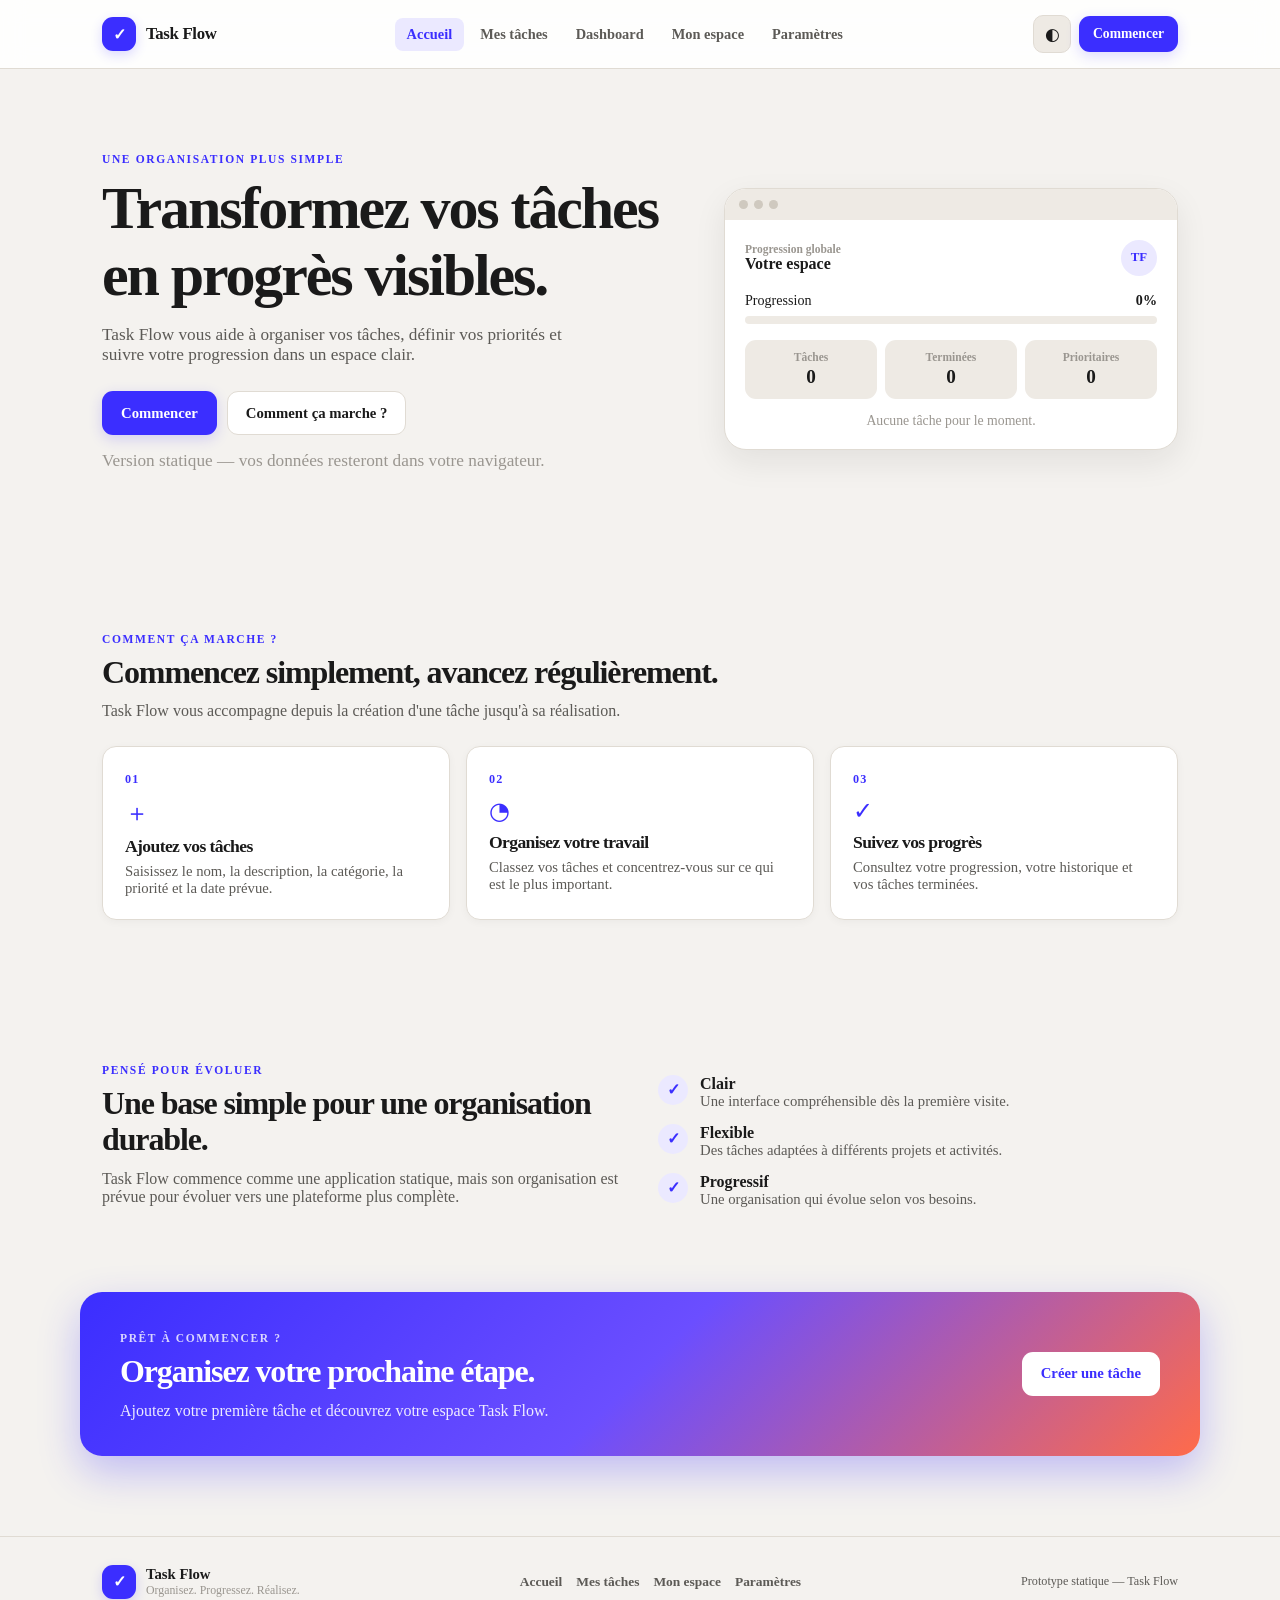
<file: index.html>
<!DOCTYPE html>
<html lang="fr" data-theme="light">
<head>
  <meta charset="UTF-8">
  <meta name="viewport" content="width=device-width, initial-scale=1.0">
  <meta name="theme-color" content="#6366f1">
  <title>Task Flow — Organisez vos tâches simplement</title>
  <meta name="description" content="Task Flow est une application statique de gestion des tâches.">
  <link rel="icon" type="image/svg+xml" href="favicon.svg">
  <link rel="stylesheet" href="style.css">
</head>
<body>
  <header class="site-header">
    <div class="container header-content">
      <a class="brand" href="index.html" aria-label="Task Flow, accueil">
        <span class="brand-mark" aria-hidden="true">✓</span>
        <span class="brand-name">Task Flow</span>
      </a>
      <nav class="main-nav" id="mainNav" aria-label="Navigation principale">
        <a class="active" href="index.html">Accueil</a>
        <a href="tasks.html">Mes tâches</a>
        <a href="dashboard.html">Dashboard</a>
        <a href="account.html">Mon espace</a>
        <a href="settings.html">Paramètres</a>
      </nav>
      <div class="header-actions">
        <button class="icon-button" id="themeButton" type="button" aria-label="Activer le thème sombre" title="Changer le thème">◐</button>
        <a class="button button-primary button-small" href="tasks.html">Commencer</a>
      </div>
      <button class="mobile-menu-button" id="mobileMenuButton" type="button" aria-label="Ouvrir le menu" aria-controls="mainNav" aria-expanded="false">☰</button>
    </div>
  </header>

  <main>
    <section class="hero-section">
      <div class="container hero-grid">
        <div class="hero-content">
          <span class="eyebrow">Une organisation plus simple</span>
          <h1>Transformez vos tâches en progrès visibles.</h1>
          <p>Task Flow vous aide à organiser vos tâches, définir vos priorités et suivre votre progression dans un espace clair.</p>
          <div class="hero-actions">
            <a class="button button-primary" href="tasks.html">Commencer</a>
            <a class="button button-secondary" href="#how-it-works">Comment ça marche ?</a>
          </div>
          <p class="hero-note">Version statique — vos données resteront dans votre navigateur.</p>
        </div>
        <div class="hero-preview" aria-label="Aperçu du tableau de bord Task Flow">
          <div class="preview-window">
            <div class="preview-topbar">
              <span></span><span></span><span></span>
            </div>
            <div class="preview-content">
              <div class="preview-heading">
                <div>
                  <small>Progression globale</small>
                  <strong>Votre espace</strong>
                </div>
                <span class="preview-avatar">TF</span>
              </div>
              <div class="preview-progress">
                <div class="preview-progress-header">
                  <span>Progression</span>
                  <strong>0%</strong>
                </div>
                <div class="progress-track">
                  <span class="progress-value" style="width: 0%;"></span>
                </div>
              </div>
              <div class="preview-cards">
                <div class="preview-card"><span>Tâches</span><strong>0</strong></div>
                <div class="preview-card"><span>Terminées</span><strong>0</strong></div>
                <div class="preview-card"><span>Prioritaires</span><strong>0</strong></div>
              </div>
              <div class="preview-empty">Aucune tâche pour le moment.</div>
            </div>
          </div>
        </div>
      </div>
    </section>

    <section class="steps-section" id="how-it-works">
      <div class="container">
        <div class="section-heading">
          <span class="eyebrow">Comment ça marche ?</span>
          <h2>Commencez simplement, avancez régulièrement.</h2>
          <p>Task Flow vous accompagne depuis la création d'une tâche jusqu'à sa réalisation.</p>
        </div>
        <div class="steps-grid">
          <article class="step-card">
            <span class="step-number">01</span>
            <span class="step-icon" aria-hidden="true">＋</span>
            <h3>Ajoutez vos tâches</h3>
            <p>Saisissez le nom, la description, la catégorie, la priorité et la date prévue.</p>
          </article>
          <article class="step-card">
            <span class="step-number">02</span>
            <span class="step-icon" aria-hidden="true">◔</span>
            <h3>Organisez votre travail</h3>
            <p>Classez vos tâches et concentrez-vous sur ce qui est le plus important.</p>
          </article>
          <article class="step-card">
            <span class="step-number">03</span>
            <span class="step-icon" aria-hidden="true">✓</span>
            <h3>Suivez vos progrès</h3>
            <p>Consultez votre progression, votre historique et vos tâches terminées.</p>
          </article>
        </div>
      </div>
    </section>

    <section class="principles-section">
      <div class="container principles-grid">
        <div class="principles-content">
          <span class="eyebrow">Pensé pour évoluer</span>
          <h2>Une base simple pour une organisation durable.</h2>
          <p>Task Flow commence comme une application statique, mais son organisation est prévue pour évoluer vers une plateforme plus complète.</p>
        </div>
        <div class="principles-list">
          <div class="principle-item">
            <span aria-hidden="true">✓</span>
            <div>
              <strong>Clair</strong>
              <p>Une interface compréhensible dès la première visite.</p>
            </div>
          </div>
          <div class="principle-item">
            <span aria-hidden="true">✓</span>
            <div>
              <strong>Flexible</strong>
              <p>Des tâches adaptées à différents projets et activités.</p>
            </div>
          </div>
          <div class="principle-item">
            <span aria-hidden="true">✓</span>
            <div>
              <strong>Progressif</strong>
              <p>Une organisation qui évolue selon vos besoins.</p>
            </div>
          </div>
        </div>
      </div>
    </section>

    <section class="cta-section">
      <div class="container cta-card">
        <div>
          <span class="eyebrow">Prêt à commencer ?</span>
          <h2>Organisez votre prochaine étape.</h2>
          <p>Ajoutez votre première tâche et découvrez votre espace Task Flow.</p>
        </div>
        <a class="button button-light" href="tasks.html">Créer une tâche</a>
      </div>
    </section>
  </main>

  <footer class="site-footer">
    <div class="container footer-content">
      <div class="footer-brand">
        <span class="brand-mark" aria-hidden="true">✓</span>
        <div>
          <strong>Task Flow</strong>
          <span>Organisez. Progressez. Réalisez.</span>
        </div>
      </div>
      <div class="footer-links">
        <a href="index.html">Accueil</a>
        <a href="tasks.html">Mes tâches</a>
        <a href="account.html">Mon espace</a>
        <a href="settings.html">Paramètres</a>
      </div>
      <p>Prototype statique — Task Flow</p>
    </div>
  </footer>

  <script src="script.js"></script>
</body>
</html>
</file>
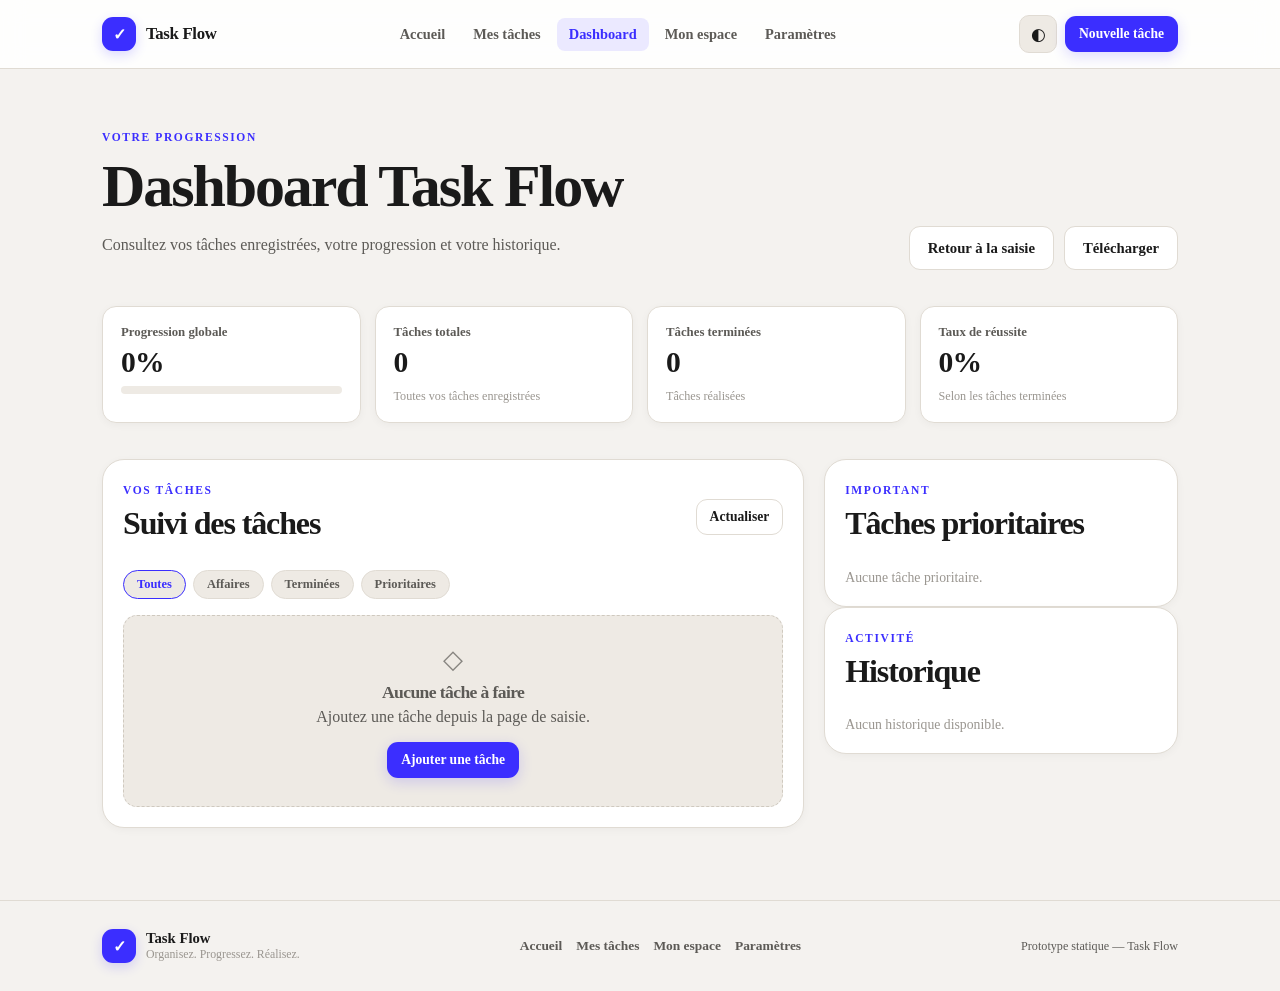
<file: dashboard.html>
<!DOCTYPE html>
<html lang="fr" data-theme="light">
<head>
  <meta charset="UTF-8">
  <meta name="viewport" content="width=device-width, initial-scale=1.0">
  <meta name="theme-color" content="#6366f1">
  <title>Dashboard — Task Flow</title>
  <meta name="description" content="Suivez votre progression et consultez vos tâches avec Task Flow.">
  <link rel="icon" type="image/svg+xml" href="favicon.svg">
  <link rel="stylesheet" href="style.css">
</head>
<body>
  <header class="site-header">
    <div class="container header-content">
      <a class="brand" href="index.html" aria-label="Task Flow, accueil">
        <span class="brand-mark" aria-hidden="true">✓</span>
        <span class="brand-name">Task Flow</span>
      </a>
      <nav class="main-nav" id="mainNav" aria-label="Navigation principale">
        <a href="index.html">Accueil</a>
        <a href="tasks.html">Mes tâches</a>
        <a class="active" href="dashboard.html">Dashboard</a>
        <a href="account.html">Mon espace</a>
        <a href="settings.html">Paramètres</a>
      </nav>
      <div class="header-actions">
        <button class="icon-button" id="themeButton" type="button" aria-label="Activer le thème sombre" title="Changer le thème">◐</button>
        <a class="button button-primary button-small" href="tasks.html">Nouvelle tâche</a>
      </div>
      <button class="mobile-menu-button" id="mobileMenuButton" type="button" aria-label="Ouvrir le menu" aria-controls="mainNav" aria-expanded="false">☰</button>
    </div>
  </header>

  <main>
    <section class="dashboard-header">
      <div class="container dashboard-header-content">
        <div>
          <span class="eyebrow">Votre progression</span>
          <h1>Dashboard Task Flow</h1>
          <p>Consultez vos tâches enregistrées, votre progression et votre historique.</p>
        </div>
        <div class="dashboard-actions">
          <a class="button button-secondary" href="tasks.html">Retour à la saisie</a>
          <button class="button button-secondary" id="downloadTasksButton" type="button">Télécharger</button>
        </div>
      </div>
    </section>

    <section class="dashboard-statistics">
      <div class="container">
        <div class="stat-grid">
          <article class="stat-card">
            <span class="stat-label">Progression globale</span>
            <strong class="stat-value" id="globalProgress">0%</strong>
            <div class="progress-track">
              <span class="progress-value" id="globalProgressBar" style="width: 0%;"></span>
            </div>
          </article>
          <article class="stat-card">
            <span class="stat-label">Tâches totales</span>
            <strong class="stat-value" id="totalTasks">0</strong>
            <small>Toutes vos tâches enregistrées</small>
          </article>
          <article class="stat-card">
            <span class="stat-label">Tâches terminées</span>
            <strong class="stat-value" id="completedTasks">0</strong>
            <small>Tâches réalisées</small>
          </article>
          <article class="stat-card">
            <span class="stat-label">Taux de réussite</span>
            <strong class="stat-value" id="successRate">0%</strong>
            <small>Selon les tâches terminées</small>
          </article>
        </div>
      </div>
    </section>

    <section class="dashboard-main">
      <div class="container dashboard-grid">
        <div class="dashboard-task-panel">
          <div class="panel-heading">
            <div>
              <span class="eyebrow">Vos tâches</span>
              <h2>Suivi des tâches</h2>
            </div>
            <button class="button button-secondary button-small" id="refreshTasksButton" type="button">Actualiser</button>
          </div>

          <div class="task-filters" aria-label="Filtres des tâches">
            <button class="filter-button active" data-filter="all" type="button">Toutes</button>
            <button class="filter-button" data-filter="work" type="button">Affaires</button>
            <button class="filter-button" data-filter="completed" type="button">Terminées</button>
            <button class="filter-button" data-filter="high" type="button">Prioritaires</button>
          </div>

          <div class="dashboard-task-list" id="dashboardTaskList">
            <div class="empty-state" id="dashboardEmptyState">
              <span class="empty-state-icon" aria-hidden="true">◇</span>
              <h3>Aucune tâche enregistrée</h3>
              <p>Ajoutez une tâche depuis la page de saisie pour la voir apparaître ici.</p>
              <a class="button button-primary button-small" href="tasks.html">Ajouter une tâche</a>
            </div>
          </div>
        </div>

        <aside class="dashboard-side-panel">
          <div class="side-card">
            <div class="panel-heading">
              <div>
                <span class="eyebrow">Important</span>
                <h2>Tâches prioritaires</h2>
              </div>
            </div>
            <div class="priority-list" id="priorityTaskList">
              <p class="empty-text">Aucune tâche prioritaire.</p>
            </div>
          </div>

          <div class="side-card">
            <div class="panel-heading">
              <div>
                <span class="eyebrow">Activité</span>
                <h2>Historique</h2>
              </div>
            </div>
            <div class="history-list" id="historyList">
              <p class="empty-text">Aucun historique disponible.</p>
            </div>
          </div>
        </aside>
      </div>
    </section>
  </main>

  <footer class="site-footer">
    <div class="container footer-content">
      <div class="footer-brand">
        <span class="brand-mark" aria-hidden="true">✓</span>
        <div>
          <strong>Task Flow</strong>
          <span>Organisez. Progressez. Réalisez.</span>
        </div>
      </div>
      <div class="footer-links">
        <a href="index.html">Accueil</a>
        <a href="tasks.html">Mes tâches</a>
        <a href="account.html">Mon espace</a>
        <a href="settings.html">Paramètres</a>
      </div>
      <p>Prototype statique — Task Flow</p>
    </div>
  </footer>

  <script src="script.js"></script>
</body>
</html>
</file>
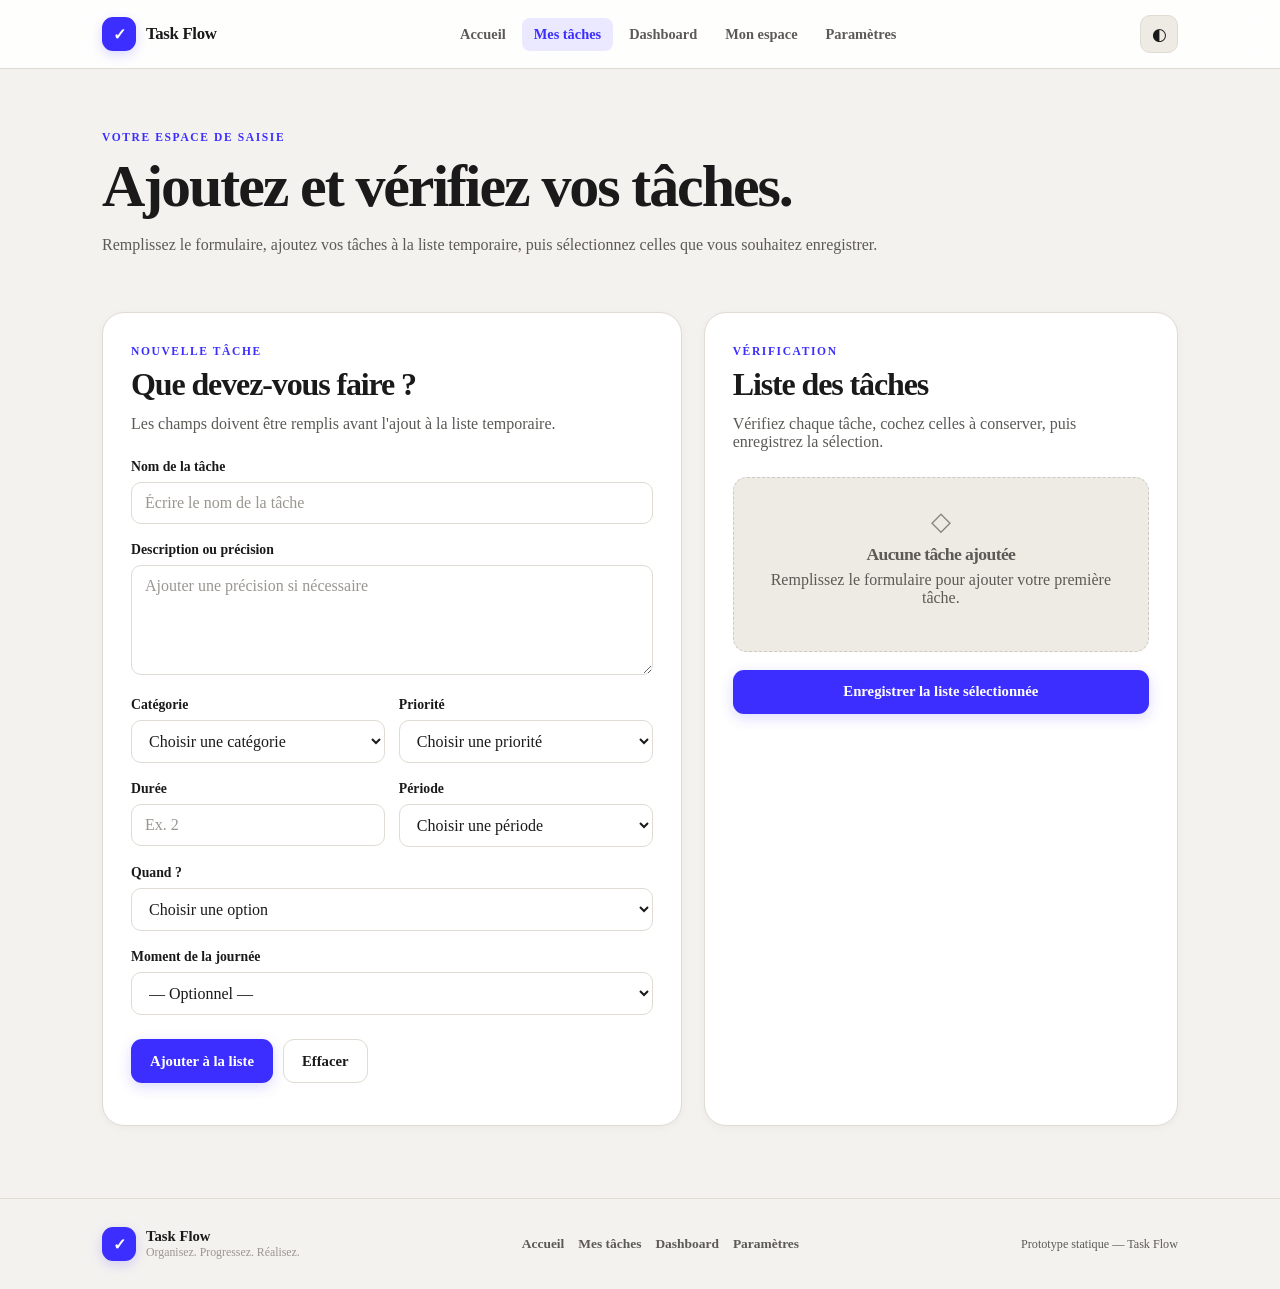
<file: tasks.html>
<!DOCTYPE html>
<html lang="fr" data-theme="light">
<head>
  <meta charset="UTF-8">
  <meta name="viewport" content="width=device-width, initial-scale=1.0">
  <meta name="theme-color" content="#6366f1">
  <title>Mes tâches — Task Flow</title>
  <meta name="description" content="Saisissez, vérifiez et enregistrez vos tâches avec Task Flow.">
  <link rel="icon" type="image/svg+xml" href="favicon.svg">
  <link rel="stylesheet" href="style.css">
</head>
<body>
  <header class="site-header">
    <div class="container header-content">
      <a class="brand" href="index.html" aria-label="Task Flow, page d'accueil">
        <span class="brand-mark" aria-hidden="true">✓</span>
        <span class="brand-name">Task Flow</span>
      </a>
      <nav class="main-nav" id="mainNav" aria-label="Navigation principale">
        <a href="index.html">Accueil</a>
        <a class="active" href="tasks.html">Mes tâches</a>
        <a href="dashboard.html">Dashboard</a>
        <a href="account.html">Mon espace</a>
        <a href="settings.html">Paramètres</a>
      </nav>
      <div class="header-actions">
        <button class="icon-button" id="themeButton" type="button" aria-label="Activer le thème sombre" title="Changer le thème">◐</button>
      </div>
      <button class="mobile-menu-button" id="mobileMenuButton" type="button" aria-label="Ouvrir le menu" aria-controls="mainNav" aria-expanded="false">☰</button>
    </div>
  </header>

  <main>
    <section class="page-header">
      <div class="container">
        <span class="eyebrow">Votre espace de saisie</span>
        <h1>Ajoutez et vérifiez vos tâches.</h1>
        <p>Remplissez le formulaire, ajoutez vos tâches à la liste temporaire, puis sélectionnez celles que vous souhaitez enregistrer.</p>
      </div>
    </section>

    <section class="task-workspace">
      <div class="container task-layout">
        <div class="task-form-card">
          <div class="section-heading">
            <span class="eyebrow">Nouvelle tâche</span>
            <h2>Que devez-vous faire ?</h2>
            <p>Les champs doivent être remplis avant l'ajout à la liste temporaire.</p>
          </div>

          <form id="taskForm">
            <div class="form-field">
              <label for="taskTitle">Nom de la tâche</label>
              <input id="taskTitle" name="title" type="text" placeholder="Écrire le nom de la tâche" autocomplete="off" required>
            </div>

            <div class="form-field">
              <label for="taskDescription">Description ou précision</label>
              <textarea id="taskDescription" name="description" rows="4" placeholder="Ajouter une précision si nécessaire"></textarea>
            </div>

            <div class="form-grid">
              <div class="form-field">
                <label for="taskCategory">Catégorie</label>
                <select id="taskCategory" name="category" required>
                  <option value="" selected disabled>Choisir une catégorie</option>
                  <option value="work">Affaires</option>
                  <option value="personal">Personnel</option>
                  <option value="study">Études</option>
                  <option value="other">Autre</option>
                </select>
              </div>
              <div class="form-field">
                <label for="taskPriority">Priorité</label>
                <select id="taskPriority" name="priority" required>
                  <option value="" selected disabled>Choisir une priorité</option>
                  <option value="normal">Normale</option>
                  <option value="high">Importante</option>
                </select>
              </div>
            </div>

            <div class="form-grid">
              <div class="form-field">
                <label for="taskDuration">Durée</label>
                <input id="taskDuration" name="duration" type="number" min="1" placeholder="Ex. 2" autocomplete="off">
              </div>
              <div class="form-field">
                <label for="taskPeriod">Période</label>
                <select id="taskPeriod" name="period">
                  <option value="" selected disabled>Choisir une période</option>
                  <option value="day">Jour(s)</option>
                  <option value="week">Semaine(s)</option>
                  <option value="month">Mois</option>
                </select>
              </div>
            </div>

            <!-- NOUVEAU : Quand ? -->
            <div class="form-field">
              <label for="taskWhen">Quand ?</label>
              <select id="taskWhen" name="when" required>
                <option value="" selected disabled>Choisir une option</option>
                <option value="today">Aujourd'hui</option>
                <option value="tomorrow">Demain</option>
                <option value="after">Après-demain</option>
                <option value="week">Dans une semaine</option>
                <option value="custom">Date personnalisée</option>
              </select>
            </div>

            <!-- Date personnalisée (cachée par défaut) -->
            <div class="form-field" id="customDateField" hidden>
              <label for="taskDate">Choisir la date</label>
              <input id="taskDate" name="date" type="date">
            </div>

            <!-- Moment de la journée -->
            <div class="form-field">
              <label for="taskMoment">Moment de la journée</label>
              <select id="taskMoment" name="moment">
                <option value="">— Optionnel —</option>
                <option value="matin">Matin</option>
                <option value="apres-midi">Après-midi</option>
                <option value="soir">Soir</option>
              </select>
            </div>

            <div class="form-actions">
              <button class="button button-primary" type="submit">Ajouter à la liste</button>
              <button class="button button-secondary" id="clearTaskFormButton" type="button">Effacer</button>
            </div>

            <p class="form-status" id="taskFormStatus" role="status" aria-live="polite"></p>
          </form>
        </div>

        <aside class="task-list-card">
          <div class="section-heading">
            <span class="eyebrow">Vérification</span>
            <h2>Liste des tâches</h2>
            <p>Vérifiez chaque tâche, cochez celles à conserver, puis enregistrez la sélection.</p>
          </div>

          <div class="task-list" id="taskList">
            <div class="empty-state" id="taskEmptyState">
              <span class="empty-state-icon" aria-hidden="true">◇</span>
              <h3>Aucune tâche ajoutée</h3>
              <p>Remplissez le formulaire pour ajouter votre première tâche.</p>
            </div>
          </div>

          <button class="button button-primary task-save-button" id="saveTasksButton" type="button">
            Enregistrer la liste sélectionnée
          </button>

          <p class="form-status" id="saveTasksStatus" role="status" aria-live="polite"></p>
        </aside>
      </div>
    </section>
  </main>

  <footer class="site-footer">
    <div class="container footer-content">
      <div class="footer-brand">
        <span class="brand-mark" aria-hidden="true">✓</span>
        <div>
          <strong>Task Flow</strong>
          <span>Organisez. Progressez. Réalisez.</span>
        </div>
      </div>
      <div class="footer-links">
        <a href="index.html">Accueil</a>
        <a href="tasks.html">Mes tâches</a>
        <a href="dashboard.html">Dashboard</a>
        <a href="settings.html">Paramètres</a>
      </div>
      <p>Prototype statique — Task Flow</p>
    </div>
  </footer>

  <script src="script.js"></script>
</body>
</html>
</file>
<file: style.css>
/* =====================================================
   TASK FLOW — STYLE DISTINCTIF + ANIMATIONS AVANCÉES
   ===================================================== */

:root {
  /* Light */
  --background: #f4f2ef;
  --surface: #ffffff;
  --surface-soft: #eeeae4;
  --surface-elevated: #ffffff;
  --text: #1a1a1a;
  --text-soft: #5c5a56;
  --text-faint: #9a9690;
  --border: #e0dbd3;
  --border-strong: #cfc9bf;

  --primary: #3b2eff;
  --primary-dark: #2a1fd4;
  --primary-soft: #ebe9ff;
  --primary-glow: rgba(59, 46, 255, 0.18);

  --accent: #ff6b4a;
  --accent-soft: #fff0ec;

  --success: #0d9f6e;
  --danger: #e11d48;
  --danger-soft: #fff1f3;

  --shadow-small: 0 2px 8px rgba(26, 26, 26, 0.04);
  --shadow-medium: 0 12px 32px rgba(26, 26, 26, 0.08);
  --shadow-large: 0 24px 48px rgba(26, 26, 26, 0.12);

  --radius-small: 8px;
  --radius-medium: 14px;
  --radius-large: 22px;
  --radius-pill: 999px;

  --container-width: 1120px;
  --transition: 160ms cubic-bezier(0.4, 0, 0.2, 1);

  /* Animations */
  --ease-out-expo: cubic-bezier(0.16, 1, 0.3, 1);
  --ease-spring: cubic-bezier(0.34, 1.56, 0.64, 1);
  --duration-fast: 180ms;
  --duration-normal: 320ms;
  --duration-slow: 520ms;

  --font: "Segoe UI", system-ui, -apple-system, BlinkMacSystemFont, sans-serif;
}

html[data-theme="dark"] {
  --background: #0c0c0f;
  --surface: #16161a;
  --surface-soft: #1e1e24;
  --surface-elevated: #1c1c22;
  --text: #f2f1ef;
  --text-soft: #a8a6a1;
  --text-faint: #6f6d69;
  --border: #2a2a32;
  --border-strong: #3a3a44;

  --primary: #7c6fff;
  --primary-dark: #9b8fff;
  --primary-soft: #1f1d3a;
  --primary-glow: rgba(124, 111, 255, 0.22);

  --accent: #ff8a6b;
  --accent-soft: #2a1a16;

  --success: #34d399;
  --danger: #fb7185;
  --danger-soft: #2a1519;

  --shadow-small: 0 2px 10px rgba(0, 0, 0, 0.35);
  --shadow-medium: 0 14px 36px rgba(0, 0, 0, 0.45);
  --shadow-large: 0 28px 56px rgba(0, 0, 0, 0.55);
}

/* Respecte les préférences d'accessibilité */
@media (prefers-reduced-motion: reduce) {
  *,
  *::before,
  *::after {
    animation-duration: 0.01ms !important;
    animation-iteration-count: 1 !important;
    transition-duration: 0.01ms !important;
  }
}

/* =====================================================
   BASE
   ===================================================== */

* {
  box-sizing: border-box;
}

html {
  scroll-behavior: smooth;
}

body {
  background: var(--background);
  color: var(--text);
  font-family: var(--font);
  line-height: 1.55;
  margin: 0;
  min-width: 320px;
  transition: background var(--transition), color var(--transition);
  -webkit-font-smoothing: antialiased;
}

body,
button,
input,
select,
textarea {
  font: inherit;
}

button,
a,
input,
select,
textarea {
  -webkit-tap-highlight-color: transparent;
}

button {
  cursor: pointer;
}

a {
  color: inherit;
  text-decoration: none;
}

img {
  max-width: 100%;
  display: block;
}

h1, h2, h3, p {
  margin-top: 0;
}

h1, h2, h3 {
  letter-spacing: -0.035em;
  line-height: 1.12;
  font-weight: 750;
}

h1 {
  font-size: clamp(2.15rem, 5.2vw, 3.75rem);
  margin-bottom: 16px;
}

h2 {
  font-size: clamp(1.4rem, 2.8vw, 2rem);
  margin-bottom: 12px;
}

h3 {
  font-size: 1.1rem;
  margin-bottom: 6px;
}

p {
  color: var(--text-soft);
}

[hidden] {
  display: none !important;
}

/* =====================================================
   LAYOUT
   ===================================================== */

.container {
  margin: 0 auto;
  max-width: var(--container-width);
  padding-left: 22px;
  padding-right: 22px;
  width: 100%;
}

.eyebrow {
  color: var(--primary);
  display: inline-block;
  font-size: 0.72rem;
  font-weight: 750;
  letter-spacing: 0.14em;
  margin-bottom: 10px;
  text-transform: uppercase;
}

.section-heading {
  margin-bottom: 26px;
}

.section-heading p {
  margin-bottom: 0;
  max-width: 520px;
}

/* =====================================================
   HEADER
   ===================================================== */

.site-header {
  background: color-mix(in srgb, var(--surface) 88%, transparent);
  backdrop-filter: blur(12px);
  -webkit-backdrop-filter: blur(12px);
  border-bottom: 1px solid var(--border);
  position: sticky;
  top: 0;
  z-index: 40;
}

.header-content {
  align-items: center;
  display: flex;
  gap: 24px;
  min-height: 68px;
}

.brand {
  align-items: center;
  display: inline-flex;
  flex-shrink: 0;
  gap: 10px;
}

.brand-mark {
  align-items: center;
  background: var(--primary);
  border-radius: 11px;
  color: #fff;
  display: inline-flex;
  font-size: 1rem;
  font-weight: 800;
  height: 34px;
  justify-content: center;
  width: 34px;
  box-shadow: 0 4px 12px var(--primary-glow);
}

.brand-name {
  font-size: 1.05rem;
  font-weight: 800;
  letter-spacing: -0.02em;
}

.main-nav {
  align-items: center;
  display: flex;
  flex: 1;
  gap: 4px;
  justify-content: center;
}

.main-nav a {
  border-radius: 8px;
  color: var(--text-soft);
  font-size: 0.9rem;
  font-weight: 600;
  padding: 8px 12px;
  transition: background var(--transition), color var(--transition);
}

.main-nav a:hover,
.main-nav a.active {
  background: var(--primary-soft);
  color: var(--primary);
}

.header-actions {
  align-items: center;
  display: flex;
  gap: 8px;
}

.icon-button,
.mobile-menu-button {
  align-items: center;
  background: var(--surface-soft);
  border: 1px solid var(--border);
  border-radius: 10px;
  color: var(--text);
  display: inline-flex;
  font-size: 1.05rem;
  height: 38px;
  justify-content: center;
  transition: all var(--transition);
  width: 38px;
}

.icon-button:hover,
.mobile-menu-button:hover {
  background: var(--primary-soft);
  border-color: var(--primary);
  color: var(--primary);
}

.mobile-menu-button {
  display: none;
}

/* =====================================================
   BUTTONS + MICRO-INTERACTIONS
   ===================================================== */

.button {
  align-items: center;
  border: 1px solid transparent;
  border-radius: 11px;
  display: inline-flex;
  font-size: 0.92rem;
  font-weight: 700;
  gap: 8px;
  justify-content: center;
  min-height: 44px;
  padding: 10px 18px;
  transition: all var(--duration-fast) var(--ease-spring);
  position: relative;
  overflow: hidden;
}

.button:hover {
  transform: translateY(-2px);
}

.button:active {
  transform: translateY(0) scale(0.98);
}

.button-primary {
  background: var(--primary);
  color: #fff;
  box-shadow: 0 4px 14px var(--primary-glow);
}

.button-primary::after {
  content: "";
  position: absolute;
  inset: 0;
  background: radial-gradient(circle at center, rgba(255,255,255,0.22) 0%, transparent 70%);
  opacity: 0;
  transition: opacity var(--duration-fast) ease;
}

.button-primary:hover {
  background: var(--primary-dark);
  box-shadow: 0 8px 24px var(--primary-glow);
}

.button-primary:hover::after {
  opacity: 1;
}

.button-secondary {
  background: var(--surface);
  border-color: var(--border);
  color: var(--text);
}

.button-secondary:hover {
  background: var(--surface-soft);
  border-color: var(--primary);
  color: var(--primary);
}

.button-danger {
  background: var(--danger);
  color: #fff;
}

.button-danger:hover {
  filter: brightness(0.92);
}

.button-light {
  background: #fff;
  color: var(--primary);
  font-weight: 750;
}

.button-light:hover {
  background: #f8f7f5;
}

.button-small {
  min-height: 36px;
  padding: 7px 13px;
  font-size: 0.85rem;
}

/* =====================================================
   FORMS
   ===================================================== */

.form-field {
  margin-bottom: 18px;
}

.form-field label {
  color: var(--text);
  display: block;
  font-size: 0.86rem;
  font-weight: 700;
  margin-bottom: 7px;
}

.form-field input,
.form-field select,
.form-field textarea {
  background: var(--surface);
  border: 1px solid var(--border);
  border-radius: 10px;
  color: var(--text);
  outline: none;
  padding: 11px 13px;
  transition: border-color var(--transition), box-shadow var(--transition);
  width: 100%;
}

.form-field textarea {
  min-height: 110px;
  resize: vertical;
}

.form-field input::placeholder,
.form-field textarea::placeholder {
  color: var(--text-faint);
}

.form-field input:focus,
.form-field select:focus,
.form-field textarea:focus {
  border-color: var(--primary);
  box-shadow: 0 0 0 3px var(--primary-glow);
}

.form-grid {
  display: grid;
  gap: 14px;
  grid-template-columns: repeat(2, minmax(0, 1fr));
}

.field-help,
.photo-help {
  color: var(--text-faint);
  display: block;
  font-size: 0.8rem;
  margin-top: 7px;
}

.file-input-button {
  align-items: center;
  background: var(--surface-soft);
  border: 1.5px dashed var(--primary);
  border-radius: 10px;
  color: var(--primary);
  cursor: pointer;
  display: inline-flex !important;
  font-weight: 700 !important;
  justify-content: center;
  min-height: 44px;
  padding: 10px 16px;
  transition: all var(--transition);
  width: auto !important;
}

.file-input-button:hover {
  background: var(--primary-soft);
}

.visually-hidden-input {
  height: 1px;
  opacity: 0;
  overflow: hidden;
  position: absolute;
  width: 1px;
}

.form-actions {
  display: flex;
  flex-wrap: wrap;
  gap: 10px;
  margin-top: 24px;
}

.form-status {
  color: var(--success);
  font-size: 0.88rem;
  font-weight: 700;
  margin-bottom: 0;
  margin-top: 14px;
}

/* =====================================================
   SETTINGS
   ===================================================== */

.settings-header {
  padding: 72px 0 40px;
}

.settings-header p {
  font-size: 1.05rem;
  margin-bottom: 0;
  max-width: 560px;
}

.settings-main {
  padding: 16px 0 72px;
}

.settings-layout {
  align-items: start;
  display: grid;
  gap: 24px;
  grid-template-columns: minmax(0, 1.35fr) minmax(260px, 0.7fr);
}

.settings-card,
.settings-preview-card,
.account-card {
  background: var(--surface);
  border: 1px solid var(--border);
  border-radius: var(--radius-large);
  box-shadow: var(--shadow-small);
  padding: clamp(20px, 3.5vw, 32px);
}

.settings-preview-card {
  position: sticky;
  text-align: center;
  top: 92px;
}

.settings-preview-card h2 {
  margin-bottom: 20px;
}

.settings-preview-card h3 {
  margin-bottom: 4px;
  margin-top: 18px;
}

.settings-preview-card p {
  margin-bottom: 8px;
}

.settings-danger-zone {
  padding: 0 0 72px;
}

.danger-card {
  align-items: center;
  background: var(--danger-soft);
  border: 1px solid color-mix(in srgb, var(--danger) 22%, transparent);
  border-radius: var(--radius-large);
  display: flex;
  gap: 20px;
  justify-content: space-between;
  padding: 24px;
}

.danger-card h2 {
  margin-bottom: 6px;
}

.danger-card p {
  margin-bottom: 0;
}

/* =====================================================
   AVATARS + ANIMATION
   ===================================================== */

@keyframes avatar-pop {
  0%   { transform: scale(0.82); opacity: 0; }
  70%  { transform: scale(1.05); }
  100% { transform: scale(1); opacity: 1; }
}

.profile-photo-button,
.settings-photo-button {
  background: transparent;
  border: 0;
  border-radius: 50%;
  display: inline-flex;
  overflow: hidden;
  padding: 0;
  position: relative;
  transition: box-shadow var(--transition), transform var(--transition);
}

.profile-photo-button {
  height: 168px;
  width: 168px;
}

.settings-photo-button {
  height: 140px;
  margin: 0 auto;
  width: 140px;
}

.profile-photo-button:hover,
.settings-photo-button:hover {
  box-shadow: 0 0 0 4px var(--primary-glow);
  transform: translateY(-2px);
}

.profile-avatar,
.profile-avatar-image,
.settings-avatar,
.settings-avatar-image {
  align-items: center;
  border-radius: 50%;
  display: flex;
  height: 100%;
  justify-content: center;
  object-fit: cover;
  width: 100%;
  animation: avatar-pop 0.45s var(--ease-spring) both;
}

.profile-avatar,
.settings-avatar {
  background: var(--primary-soft);
  color: var(--primary);
  font-size: 2.1rem;
  font-weight: 800;
}

/* =====================================================
   ACCOUNT
   ===================================================== */

.account-hero {
  background: linear-gradient(145deg, var(--primary-soft) 0%, transparent 65%);
  border-bottom: 1px solid var(--border);
  padding: 60px 0;
}

.account-hero-content {
  align-items: center;
  display: flex;
  gap: 24px;
  justify-content: space-between;
}

.account-identity {
  align-items: center;
  display: flex;
  gap: 22px;
}

.account-name-block h1 {
  font-size: clamp(1.9rem, 3.8vw, 3.1rem);
  margin-bottom: 6px;
}

.account-name-block p {
  margin-bottom: 0;
}

.account-main {
  padding: 52px 0 80px;
}

.account-layout {
  display: grid;
  gap: 20px;
  grid-template-columns: repeat(2, minmax(0, 1fr));
}

.account-bio {
  line-height: 1.7;
  margin-bottom: 0;
  white-space: pre-wrap;
}

.account-details {
  margin: 0;
}

.account-detail-row {
  align-items: center;
  border-bottom: 1px solid var(--border);
  display: flex;
  gap: 16px;
  justify-content: space-between;
  padding: 13px 0;
}

.account-detail-row:first-child {
  padding-top: 0;
}

.account-detail-row:last-child {
  border-bottom: 0;
  padding-bottom: 0;
}

.account-detail-row dt {
  color: var(--text-soft);
  font-weight: 650;
}

.account-detail-row dd {
  color: var(--text);
  font-weight: 700;
  margin: 0;
  text-align: right;
}

/* =====================================================
   PHOTO MODAL + ANIMATION
   ===================================================== */

@keyframes modal-backdrop-in {
  from { opacity: 0; }
  to   { opacity: 1; }
}

@keyframes modal-content-in {
  from {
    opacity: 0;
    transform: scale(0.92) translateY(16px);
  }
  to {
    opacity: 1;
    transform: scale(1) translateY(0);
  }
}

.photo-modal {
  align-items: center;
  display: flex;
  inset: 0;
  justify-content: center;
  padding: 18px;
  position: fixed;
  z-index: 100;
}

.photo-modal-backdrop {
  background: rgba(10, 10, 14, 0.82);
  inset: 0;
  position: absolute;
}

.photo-modal:not([hidden]) .photo-modal-backdrop {
  animation: modal-backdrop-in 0.25s ease both;
}

.photo-modal-content {
  background: var(--surface);
  border: 1px solid var(--border);
  border-radius: var(--radius-large);
  box-shadow: var(--shadow-large);
  max-height: 90vh;
  max-width: 580px;
  padding: 22px;
  position: relative;
  width: 100%;
  z-index: 1;
}

.photo-modal:not([hidden]) .photo-modal-content {
  animation: modal-content-in 0.35s var(--ease-out-expo) both;
}

.photo-modal-content h2 {
  padding-right: 36px;
}

.photo-modal-content img {
  background: var(--background);
  border-radius: var(--radius-medium);
  max-height: 68vh;
  object-fit: contain;
  width: 100%;
}

.photo-modal-close {
  align-items: center;
  background: var(--surface-soft);
  border: 1px solid var(--border);
  border-radius: 50%;
  color: var(--text);
  display: flex;
  font-size: 1.4rem;
  height: 34px;
  justify-content: center;
  line-height: 1;
  position: absolute;
  right: 16px;
  top: 16px;
  width: 34px;
  z-index: 2;
}

.photo-modal-close:hover {
  background: var(--danger-soft);
  color: var(--danger);
}

/* =====================================================
   FOOTER
   ===================================================== */

.site-footer {
  border-top: 1px solid var(--border);
  padding: 28px 0;
}

.footer-content {
  align-items: center;
  display: flex;
  gap: 20px;
  justify-content: space-between;
}

.footer-brand {
  align-items: center;
  display: flex;
  gap: 10px;
}

.footer-brand > div {
  display: flex;
  flex-direction: column;
}

.footer-brand strong {
  font-size: 0.92rem;
}

.footer-brand span:not(.brand-mark) {
  color: var(--text-faint);
  font-size: 0.74rem;
}

.footer-links {
  align-items: center;
  display: flex;
  flex-wrap: wrap;
  gap: 14px;
}

.footer-links a {
  color: var(--text-soft);
  font-size: 0.84rem;
  font-weight: 600;
}

.footer-links a:hover {
  color: var(--primary);
}

.footer-content > p {
  font-size: 0.76rem;
  margin-bottom: 0;
}

/* =====================================================
   HOME
   ===================================================== */

.hero-section {
  padding: 80px 0 70px;
}

.hero-grid {
  align-items: center;
  display: grid;
  gap: 40px;
  grid-template-columns: minmax(0, 1fr) minmax(280px, 0.78fr);
}

.hero-content p {
  font-size: 1.08rem;
  max-width: 500px;
}

.hero-actions {
  display: flex;
  flex-wrap: wrap;
  gap: 10px;
  margin-top: 26px;
}

.hero-note {
  color: var(--text-faint);
  font-size: 0.86rem;
  margin-top: 16px;
}

.hero-preview {
  width: 100%;
}

.preview-window {
  background: var(--surface);
  border: 1px solid var(--border);
  border-radius: var(--radius-large);
  box-shadow: var(--shadow-medium);
  overflow: hidden;
}

.preview-topbar {
  align-items: center;
  background: var(--surface-soft);
  display: flex;
  gap: 6px;
  padding: 11px 14px;
}

.preview-topbar span {
  background: var(--border-strong);
  border-radius: 50%;
  height: 9px;
  width: 9px;
}

.preview-content {
  padding: 20px;
}

.preview-heading {
  align-items: center;
  display: flex;
  justify-content: space-between;
  margin-bottom: 16px;
}

.preview-heading small {
  color: var(--text-faint);
  display: block;
  font-size: 0.72rem;
  font-weight: 600;
}

.preview-avatar {
  align-items: center;
  background: var(--primary-soft);
  border-radius: 50%;
  color: var(--primary);
  display: inline-flex;
  font-size: 0.8rem;
  font-weight: 800;
  height: 36px;
  justify-content: center;
  width: 36px;
}

.preview-progress {
  margin-bottom: 16px;
}

.preview-progress-header {
  display: flex;
  justify-content: space-between;
  margin-bottom: 7px;
  font-size: 0.88rem;
}

.progress-track {
  background: var(--surface-soft);
  border-radius: var(--radius-pill);
  height: 8px;
  overflow: hidden;
}

.progress-value {
  background: var(--primary);
  border-radius: inherit;
  display: block;
  height: 100%;
  transform-origin: left center;
  transition: width 0.7s var(--ease-out-expo);
}

.preview-cards {
  display: grid;
  gap: 8px;
  grid-template-columns: repeat(3, 1fr);
  margin-bottom: 14px;
}

.preview-card {
  background: var(--surface-soft);
  border-radius: 11px;
  padding: 11px 8px;
  text-align: center;
}

.preview-card span {
  color: var(--text-faint);
  display: block;
  font-size: 0.72rem;
  font-weight: 600;
}

.preview-card strong {
  display: block;
  font-size: 1.2rem;
  margin-top: 3px;
}

.preview-empty {
  color: var(--text-faint);
  font-size: 0.86rem;
  text-align: center;
}

/* =====================================================
   ANIMATIONS D’ENTRÉE (STAGGER)
   ===================================================== */

@keyframes fade-up {
  from {
    opacity: 0;
    transform: translateY(18px);
  }
  to {
    opacity: 1;
    transform: translateY(0);
  }
}

.step-card,
.stat-card,
.task-card,
.dashboard-task-item,
.priority-item,
.history-item,
.principle-item {
  animation: fade-up var(--duration-normal) var(--ease-out-expo) both;
}

.step-card:nth-child(1) { animation-delay: 40ms; }
.step-card:nth-child(2) { animation-delay: 100ms; }
.step-card:nth-child(3) { animation-delay: 160ms; }

.stat-card:nth-child(1) { animation-delay: 30ms; }
.stat-card:nth-child(2) { animation-delay: 80ms; }
.stat-card:nth-child(3) { animation-delay: 130ms; }
.stat-card:nth-child(4) { animation-delay: 180ms; }

.principle-item:nth-child(1) { animation-delay: 50ms; }
.principle-item:nth-child(2) { animation-delay: 110ms; }
.principle-item:nth-child(3) { animation-delay: 170ms; }

/* =====================================================
   STEPS / PRINCIPLES / CTA
   ===================================================== */

.steps-section {
  padding: 70px 0;
}

.steps-grid {
  display: grid;
  gap: 16px;
  grid-template-columns: repeat(3, minmax(0, 1fr));
}

.step-card {
  background: var(--surface);
  border: 1px solid var(--border);
  border-radius: var(--radius-medium);
  box-shadow: var(--shadow-small);
  padding: 22px;
  transition: transform var(--duration-normal) var(--ease-out-expo),
              box-shadow var(--duration-normal) ease;
}

.step-card:hover {
  transform: translateY(-4px);
  box-shadow: var(--shadow-medium);
}

.step-number {
  color: var(--primary);
  font-size: 0.76rem;
  font-weight: 800;
  letter-spacing: 0.1em;
}

.step-icon {
  color: var(--primary);
  display: block;
  font-size: 1.5rem;
  margin: 10px 0 8px;
}

.step-card p {
  margin-bottom: 0;
  font-size: 0.92rem;
}

.principles-section {
  padding: 70px 0;
}

.principles-grid {
  align-items: center;
  display: grid;
  gap: 36px;
  grid-template-columns: minmax(0, 1fr) minmax(0, 1fr);
}

.principles-list {
  display: grid;
  gap: 14px;
}

.principle-item {
  align-items: flex-start;
  display: flex;
  gap: 12px;
}

.principle-item > span {
  align-items: center;
  background: var(--primary-soft);
  border-radius: 50%;
  color: var(--primary);
  display: inline-flex;
  flex-shrink: 0;
  font-weight: 800;
  height: 30px;
  justify-content: center;
  width: 30px;
}

.principle-item p {
  margin-bottom: 0;
  font-size: 0.92rem;
}

.cta-section {
  padding: 0 0 80px;
}

.cta-card {
  align-items: center;
  background: linear-gradient(135deg, #3b2eff 0%, #6b4eff 50%, #ff6b4a 100%);
  border-radius: var(--radius-large);
  color: #fff;
  display: flex;
  gap: 24px;
  justify-content: space-between;
  padding: 36px 40px;
  box-shadow: 0 16px 40px rgba(59, 46, 255, 0.28);
}

.cta-card .eyebrow {
  color: rgba(255, 255, 255, 0.8);
}

.cta-card h2,
.cta-card p {
  color: #fff;
}

.cta-card p {
  margin-bottom: 0;
  opacity: 0.9;
}

/* =====================================================
   TASKS PAGE
   ===================================================== */

.page-header {
  padding: 58px 0 30px;
}

.task-workspace {
  padding: 12px 0 72px;
}

.task-layout {
  display: grid;
  gap: 22px;
  grid-template-columns: minmax(0, 1.1fr) minmax(270px, 0.9fr);
}

.task-form-card,
.task-list-card {
  background: var(--surface);
  border: 1px solid var(--border);
  border-radius: var(--radius-large);
  box-shadow: var(--shadow-small);
  padding: clamp(20px, 3.2vw, 28px);
}

.task-list {
  display: grid;
  gap: 12px;
  margin-bottom: 18px;
  min-height: 110px;
}

@keyframes task-in {
  from {
    opacity: 0;
    transform: translateX(-12px) scale(0.97);
  }
  to {
    opacity: 1;
    transform: translateX(0) scale(1);
  }
}

.task-card {
  align-items: center;
  background: var(--surface);
  border: 1px solid var(--border);
  border-radius: var(--radius-medium);
  display: flex;
  gap: 14px;
  padding: 15px;
  transition: all var(--transition);
  animation: task-in 0.35s var(--ease-out-expo) both;
}

.task-card.is-selected {
  background: var(--primary-soft);
  border-color: var(--primary);
}

.task-card.is-completed .task-card-content h3 {
  text-decoration: line-through;
  opacity: 0.65;
}

.task-card-content {
  flex: 1;
  min-width: 0;
}

.task-card-content h3 {
  margin-bottom: 4px;
  font-size: 1rem;
}

.task-card-content p {
  margin-bottom: 7px;
  font-size: 0.88rem;
}

.task-meta {
  align-items: center;
  display: flex;
  flex-wrap: wrap;
  gap: 6px;
}

.task-meta span {
  background: var(--surface-soft);
  border-radius: var(--radius-pill);
  color: var(--text-soft);
  font-size: 0.72rem;
  font-weight: 650;
  padding: 3px 9px;
}

.task-check {
  align-items: center;
  display: inline-flex;
}

.task-check input {
  accent-color: var(--primary);
  height: 17px;
  width: 17px;
}

.task-select-button {
  background: var(--surface-soft);
  border: 1px solid var(--border);
  border-radius: 8px;
  color: var(--text);
  font-size: 0.78rem;
  font-weight: 650;
  padding: 7px 10px;
}

.task-select-button:hover {
  border-color: var(--primary);
  color: var(--primary);
}

.task-save-button {
  width: 100%;
}

.empty-state {
  background: var(--surface-soft);
  border: 1px dashed var(--border-strong);
  border-radius: var(--radius-medium);
  color: var(--text-soft);
  padding: 28px 20px;
  text-align: center;
}

.empty-state-icon {
  display: block;
  font-size: 1.6rem;
  margin-bottom: 8px;
  opacity: 0.7;
}

/* =====================================================
   DASHBOARD
   ===================================================== */

.dashboard-header {
  padding: 58px 0 28px;
}

.dashboard-header-content {
  align-items: flex-end;
  display: flex;
  gap: 20px;
  justify-content: space-between;
}

.dashboard-actions {
  display: flex;
  flex-wrap: wrap;
  gap: 10px;
}

.dashboard-statistics {
  padding: 8px 0 24px;
}

.stat-grid {
  display: grid;
  gap: 14px;
  grid-template-columns: repeat(4, minmax(0, 1fr));
}

.stat-card {
  background: var(--surface);
  border: 1px solid var(--border);
  border-radius: var(--radius-medium);
  box-shadow: var(--shadow-small);
  padding: 18px;
  transition: transform var(--duration-normal) var(--ease-out-expo),
              box-shadow var(--duration-normal) ease;
}

.stat-card:hover {
  transform: translateY(-3px);
  box-shadow: var(--shadow-medium);
}

.stat-label {
  color: var(--text-soft);
  display: block;
  font-size: 0.8rem;
  font-weight: 700;
  margin-bottom: 8px;
}

.stat-value {
  display: block;
  font-size: 1.85rem;
  font-weight: 800;
  letter-spacing: -0.03em;
  line-height: 1;
  margin-bottom: 8px;
}

.stat-card small {
  color: var(--text-faint);
  font-size: 0.76rem;
}

.dashboard-main {
  padding: 12px 0 72px;
}

.dashboard-grid {
  display: grid;
  gap: 20px;
  grid-template-columns: minmax(0, 1.35fr) minmax(250px, 0.68fr);
}

.dashboard-task-panel,
.side-card {
  background: var(--surface);
  border: 1px solid var(--border);
  border-radius: var(--radius-large);
  box-shadow: var(--shadow-small);
  padding: 20px;
}

.panel-heading {
  align-items: center;
  display: flex;
  justify-content: space-between;
  margin-bottom: 16px;
}

.task-filters {
  display: flex;
  flex-wrap: wrap;
  gap: 7px;
  margin-bottom: 16px;
}

.filter-button {
  background: var(--surface-soft);
  border: 1px solid var(--border);
  border-radius: var(--radius-pill);
  color: var(--text-soft);
  font-size: 0.78rem;
  font-weight: 700;
  padding: 6px 13px;
  position: relative;
  overflow: hidden;
  transition: color var(--duration-fast) ease, border-color var(--duration-fast) ease;
}

.filter-button::before {
  content: "";
  position: absolute;
  inset: 0;
  background: var(--primary-soft);
  transform: scaleX(0);
  transform-origin: left;
  transition: transform 0.3s var(--ease-out-expo);
  z-index: -1;
  border-radius: inherit;
}

.filter-button:hover::before,
.filter-button.active::before {
  transform: scaleX(1);
}

.filter-button:hover,
.filter-button.active {
  color: var(--primary);
  border-color: var(--primary);
}

.dashboard-task-list {
  display: grid;
  gap: 10px;
  min-height: 140px;
}

.dashboard-task-item {
  align-items: flex-start;
  background: var(--surface-soft);
  border: 1px solid var(--border);
  border-radius: var(--radius-medium);
  display: flex;
  gap: 11px;
  padding: 13px;
}

.dashboard-task-item.is-completed {
  opacity: 0.7;
}

.dashboard-task-item h3 {
  font-size: 0.95rem;
  margin-bottom: 3px;
}

.dashboard-task-item p {
  font-size: 0.84rem;
  margin-bottom: 5px;
}

.priority-list,
.history-list {
  display: grid;
  gap: 8px;
}

.priority-item,
.history-item {
  background: var(--surface-soft);
  border-radius: 10px;
  padding: 11px 13px;
}

.priority-item strong,
.history-item strong {
  display: block;
  font-size: 0.9rem;
}

.empty-text {
  color: var(--text-faint);
  font-size: 0.86rem;
  margin: 0;
}

/* =====================================================
   RESPONSIVE
   ===================================================== */

@media (max-width: 980px) {
  .hero-grid,
  .principles-grid,
  .task-layout,
  .dashboard-grid,
  .settings-layout,
  .account-layout {
    grid-template-columns: 1fr;
  }

  .steps-grid {
    grid-template-columns: 1fr;
  }

  .stat-grid {
    grid-template-columns: repeat(2, minmax(0, 1fr));
  }

  .settings-preview-card {
    position: static;
  }

  .dashboard-header-content {
    align-items: flex-start;
    flex-direction: column;
  }
}

@media (max-width: 850px) {
  .header-content {
    min-height: 62px;
  }

  .main-nav {
    background: var(--surface);
    border: 1px solid var(--border);
    border-radius: var(--radius-medium);
    box-shadow: var(--shadow-medium);
    display: none;
    flex-direction: column;
    gap: 2px;
    left: 18px;
    padding: 10px;
    position: absolute;
    right: 18px;
    top: calc(100% + 8px);
  }

  .main-nav.is-open {
    display: flex;
  }

  .main-nav a {
    width: 100%;
  }

  .mobile-menu-button {
    display: inline-flex;
  }

  .header-actions {
    margin-left: auto;
  }

  .account-hero-content {
    align-items: flex-start;
    flex-direction: column;
  }

  .footer-content {
    align-items: flex-start;
    flex-direction: column;
  }

  .cta-card {
    flex-direction: column;
    text-align: center;
    padding: 28px 24px;
  }
}

@media (max-width: 580px) {
  .container {
    padding-left: 16px;
    padding-right: 16px;
  }

  .settings-header,
  .page-header,
  .dashboard-header {
    padding-top: 48px;
  }

  .form-grid {
    grid-template-columns: 1fr;
  }

  .form-actions {
    align-items: stretch;
    flex-direction: column;
  }

  .form-actions .button {
    width: 100%;
  }

  .danger-card {
    align-items: stretch;
    flex-direction: column;
  }

  .danger-card .button {
    width: 100%;
  }

  .account-identity {
    align-items: flex-start;
    flex-direction: column;
  }

  .profile-photo-button {
    height: 128px;
    width: 128px;
  }

  .account-detail-row {
    align-items: flex-start;
    flex-direction: column;
    gap: 3px;
  }

  .account-detail-row dd {
    text-align: left;
  }

  .footer-links {
    align-items: flex-start;
    flex-direction: column;
    gap: 7px;
  }

  .hero-section {
    padding: 52px 0;
  }

  .hero-actions {
    align-items: stretch;
    flex-direction: column;
  }

  .hero-actions .button {
    width: 100%;
  }

  .task-card {
    align-items: flex-start;
    flex-wrap: wrap;
  }

  .task-select-button {
    margin-left: 30px;
  }

  .stat-grid {
    grid-template-columns: 1fr;
  }

  .preview-cards {
    grid-template-columns: 1fr;
  }
}
</file>
